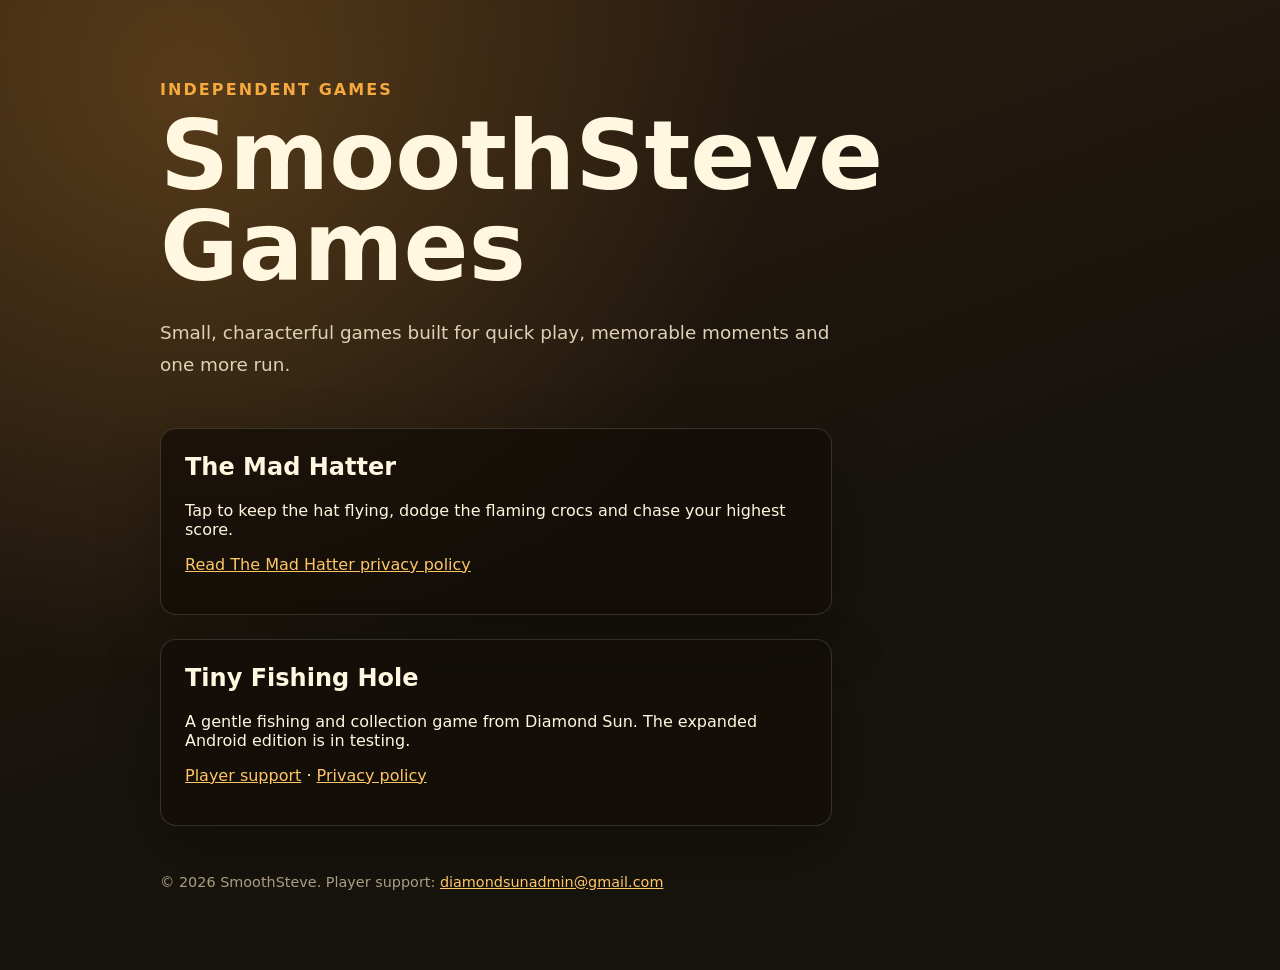
<file: index.html>
<!doctype html>
<html lang="en">
  <head>
    <meta charset="utf-8">
    <meta name="viewport" content="width=device-width, initial-scale=1">
    <meta name="description" content="SmoothSteve game development and player support.">
    <title>SmoothSteve Games</title>
    <style>
      :root {
        color-scheme: dark;
        font-family: Inter, ui-sans-serif, system-ui, -apple-system, BlinkMacSystemFont, "Segoe UI", sans-serif;
        background: #17130d;
        color: #fff7df;
      }
      * { box-sizing: border-box; }
      body {
        margin: 0;
        min-height: 100vh;
        background:
          radial-gradient(circle at 15% 10%, rgba(245, 169, 62, 0.22), transparent 36rem),
          linear-gradient(160deg, #2e1e10, #17130d 58%);
      }
      main {
        width: min(960px, calc(100% - 2rem));
        margin: 0 auto;
        padding: 5rem 0;
      }
      .eyebrow {
        margin: 0 0 0.75rem;
        color: #f5a93e;
        font-weight: 800;
        letter-spacing: 0.13em;
        text-transform: uppercase;
      }
      h1 {
        max-width: 12ch;
        margin: 0;
        font-size: clamp(3rem, 9vw, 6rem);
        line-height: 0.95;
      }
      .lede {
        max-width: 42rem;
        margin: 1.5rem 0 3rem;
        color: #ded1b5;
        font-size: 1.15rem;
        line-height: 1.7;
      }
      article {
        max-width: 42rem;
        padding: 1.5rem;
        border: 1px solid rgba(255, 247, 223, 0.15);
        border-radius: 1rem;
        background: rgba(18, 13, 8, 0.72);
        box-shadow: 0 1.5rem 4rem rgba(0, 0, 0, 0.24);
      }
      h2 { margin-top: 0; }
      a { color: #ffc668; }
      a:focus-visible {
        outline: 3px solid #ffc668;
        outline-offset: 4px;
      }
      footer {
        margin-top: 3rem;
        color: #aa9d83;
        font-size: 0.9rem;
      }
    </style>
  </head>
  <body>
    <main>
      <p class="eyebrow">Independent games</p>
      <h1>SmoothSteve Games</h1>
      <p class="lede">Small, characterful games built for quick play, memorable moments and one more run.</p>
      <article>
        <h2>The Mad Hatter</h2>
        <p>Tap to keep the hat flying, dodge the flaming crocs and chase your highest score.</p>
        <p><a href="/mad-hatter/privacy/">Read The Mad Hatter privacy policy</a></p>
      </article>
      <article style="margin-top:1.5rem">
        <h2>Tiny Fishing Hole</h2>
        <p>A gentle fishing and collection game from Diamond Sun. The expanded Android edition is in testing.</p>
        <p><a href="/tiny-fishing-hole/">Player support</a> · <a href="/tiny-fishing-hole/privacy/">Privacy policy</a></p>
      </article>
      <footer>© 2026 SmoothSteve. Player support: <a href="mailto:diamondsunadmin@gmail.com">diamondsunadmin@gmail.com</a></footer>
    </main>
  </body>
</html>
</file>
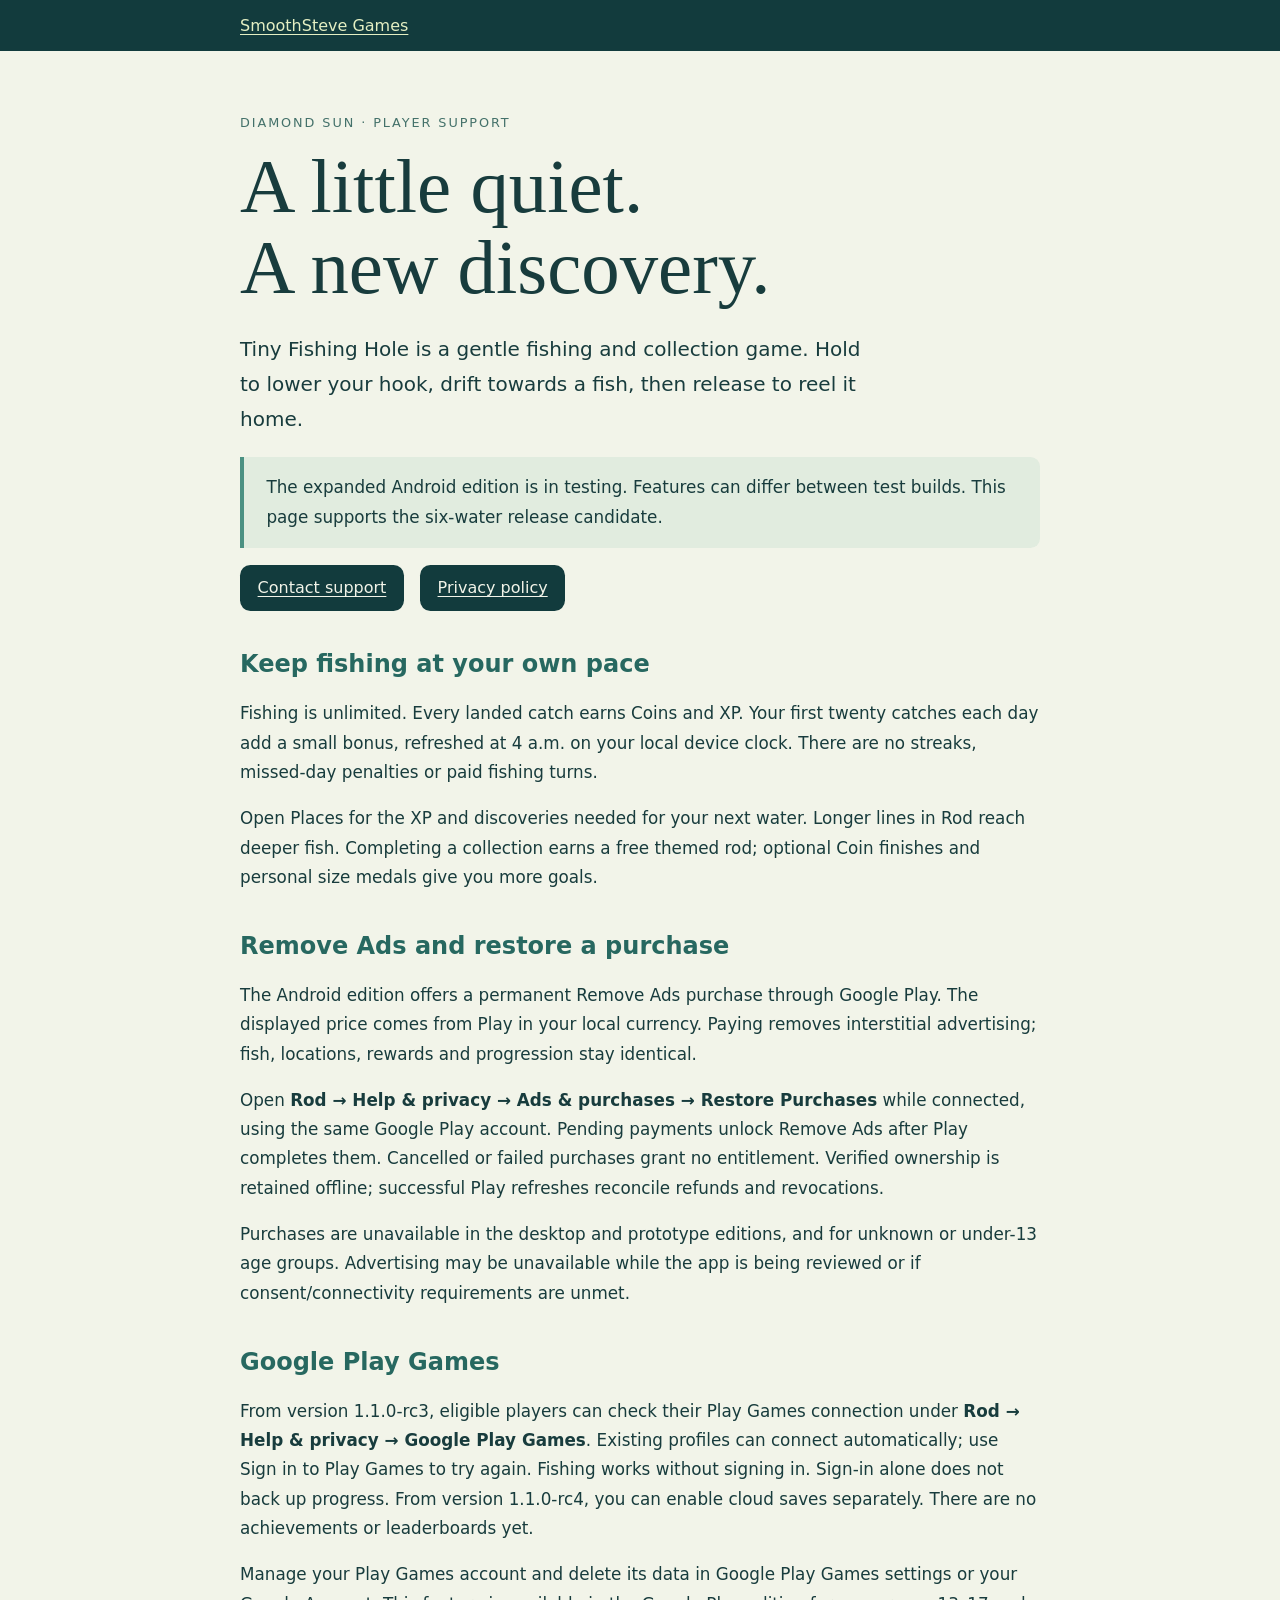
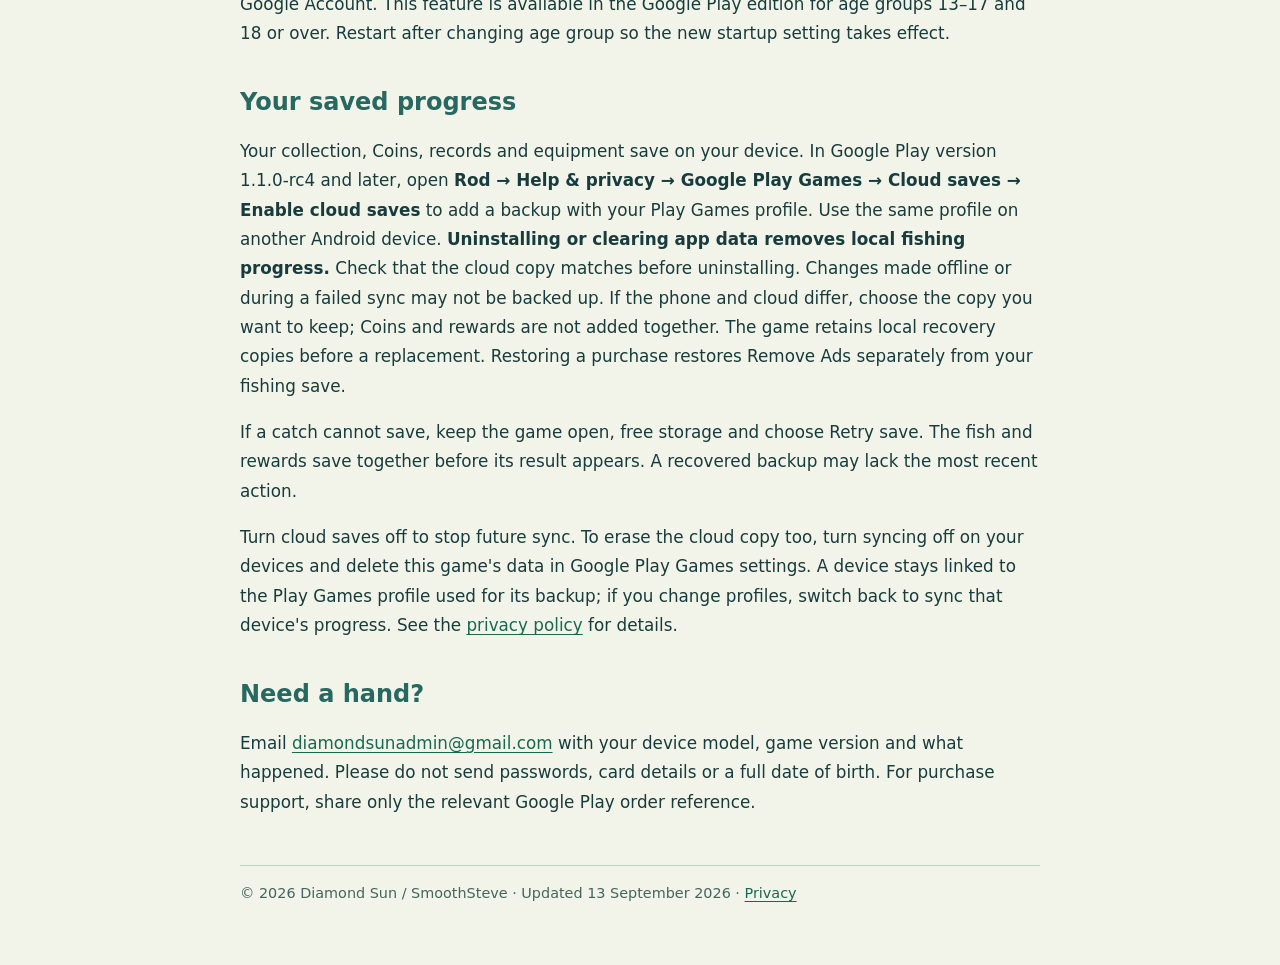
<file: tiny-fishing-hole/index.html>
<!doctype html>
<html lang="en"><head><meta charset="utf-8"><meta name="viewport" content="width=device-width,initial-scale=1"><meta name="description" content="Player support and privacy information for Tiny Fishing Hole by Diamond Sun."><title>Tiny Fishing Hole · Support</title><link rel="stylesheet" href="/tiny-fishing-hole/style.css"></head>
<body><header><a href="/">SmoothSteve Games</a></header><main>
<p class="eyebrow">Diamond Sun · Player support</p><h1>A little quiet.<br>A new discovery.</h1>
<p class="intro">Tiny Fishing Hole is a gentle fishing and collection game. Hold to lower your hook, drift towards a fish, then release to reel it home.</p>
<p class="note">The expanded Android edition is in testing. Features can differ between test builds. This page supports the six-water release candidate.</p>
<nav class="links" aria-label="Player resources"><a href="mailto:diamondsunadmin@gmail.com">Contact support</a><a href="/tiny-fishing-hole/privacy/">Privacy policy</a></nav>
<h2>Keep fishing at your own pace</h2><p>Fishing is unlimited. Every landed catch earns Coins and XP. Your first twenty catches each day add a small bonus, refreshed at 4 a.m. on your local device clock. There are no streaks, missed-day penalties or paid fishing turns.</p><p>Open Places for the XP and discoveries needed for your next water. Longer lines in Rod reach deeper fish. Completing a collection earns a free themed rod; optional Coin finishes and personal size medals give you more goals.</p>
<h2>Remove Ads and restore a purchase</h2><p>The Android edition offers a permanent Remove Ads purchase through Google Play. The displayed price comes from Play in your local currency. Paying removes interstitial advertising; fish, locations, rewards and progression stay identical.</p><p>Open <strong>Rod → Help &amp; privacy → Ads &amp; purchases → Restore Purchases</strong> while connected, using the same Google Play account. Pending payments unlock Remove Ads after Play completes them. Cancelled or failed purchases grant no entitlement. Verified ownership is retained offline; successful Play refreshes reconcile refunds and revocations.</p><p>Purchases are unavailable in the desktop and prototype editions, and for unknown or under-13 age groups. Advertising may be unavailable while the app is being reviewed or if consent/connectivity requirements are unmet.</p>
<h2>Google Play Games</h2><p>From version 1.1.0-rc3, eligible players can check their Play Games connection under <strong>Rod → Help &amp; privacy → Google Play Games</strong>. Existing profiles can connect automatically; use Sign in to Play Games to try again. Fishing works without signing in. Sign-in alone does not back up progress. From version 1.1.0-rc4, you can enable cloud saves separately. There are no achievements or leaderboards yet.</p><p>Manage your Play Games account and delete its data in Google Play Games settings or your Google Account. This feature is available in the Google Play edition for age groups 13–17 and 18 or over. Restart after changing age group so the new startup setting takes effect.</p>
<h2>Your saved progress</h2><p>Your collection, Coins, records and equipment save on your device. In Google Play version 1.1.0-rc4 and later, open <strong>Rod → Help &amp; privacy → Google Play Games → Cloud saves → Enable cloud saves</strong> to add a backup with your Play Games profile. Use the same profile on another Android device. <strong>Uninstalling or clearing app data removes local fishing progress.</strong> Check that the cloud copy matches before uninstalling. Changes made offline or during a failed sync may not be backed up. If the phone and cloud differ, choose the copy you want to keep; Coins and rewards are not added together. The game retains local recovery copies before a replacement. Restoring a purchase restores Remove Ads separately from your fishing save.</p><p>If a catch cannot save, keep the game open, free storage and choose Retry save. The fish and rewards save together before its result appears. A recovered backup may lack the most recent action.</p>
<p>Turn cloud saves off to stop future sync. To erase the cloud copy too, turn syncing off on your devices and delete this game's data in Google Play Games settings. A device stays linked to the Play Games profile used for its backup; if you change profiles, switch back to sync that device's progress. See the <a href="/tiny-fishing-hole/privacy/">privacy policy</a> for details.</p>
<h2>Need a hand?</h2><p>Email <a href="mailto:diamondsunadmin@gmail.com">diamondsunadmin@gmail.com</a> with your device model, game version and what happened. Please do not send passwords, card details or a full date of birth. For purchase support, share only the relevant Google Play order reference.</p>
<footer>© 2026 Diamond Sun / SmoothSteve · Updated 13 September 2026 · <a href="/tiny-fishing-hole/privacy/">Privacy</a></footer>
</main></body></html>
</file>
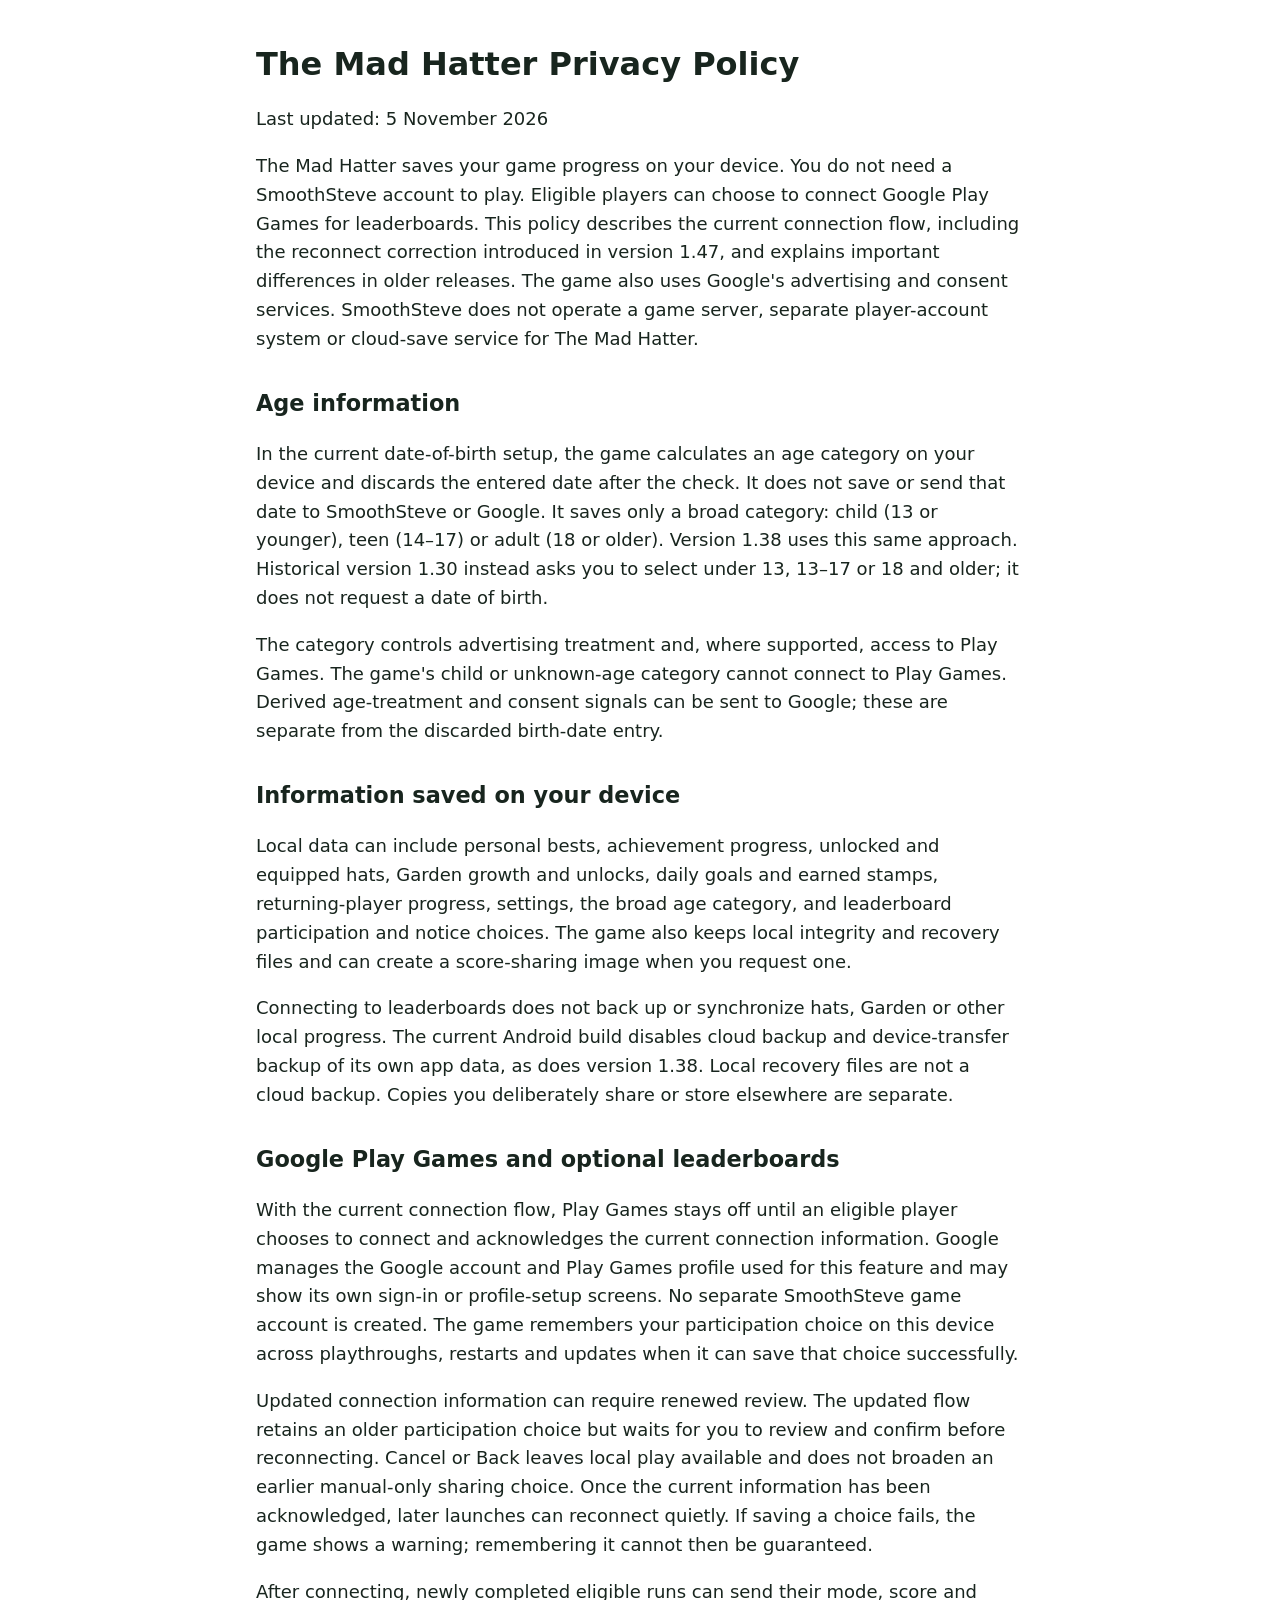
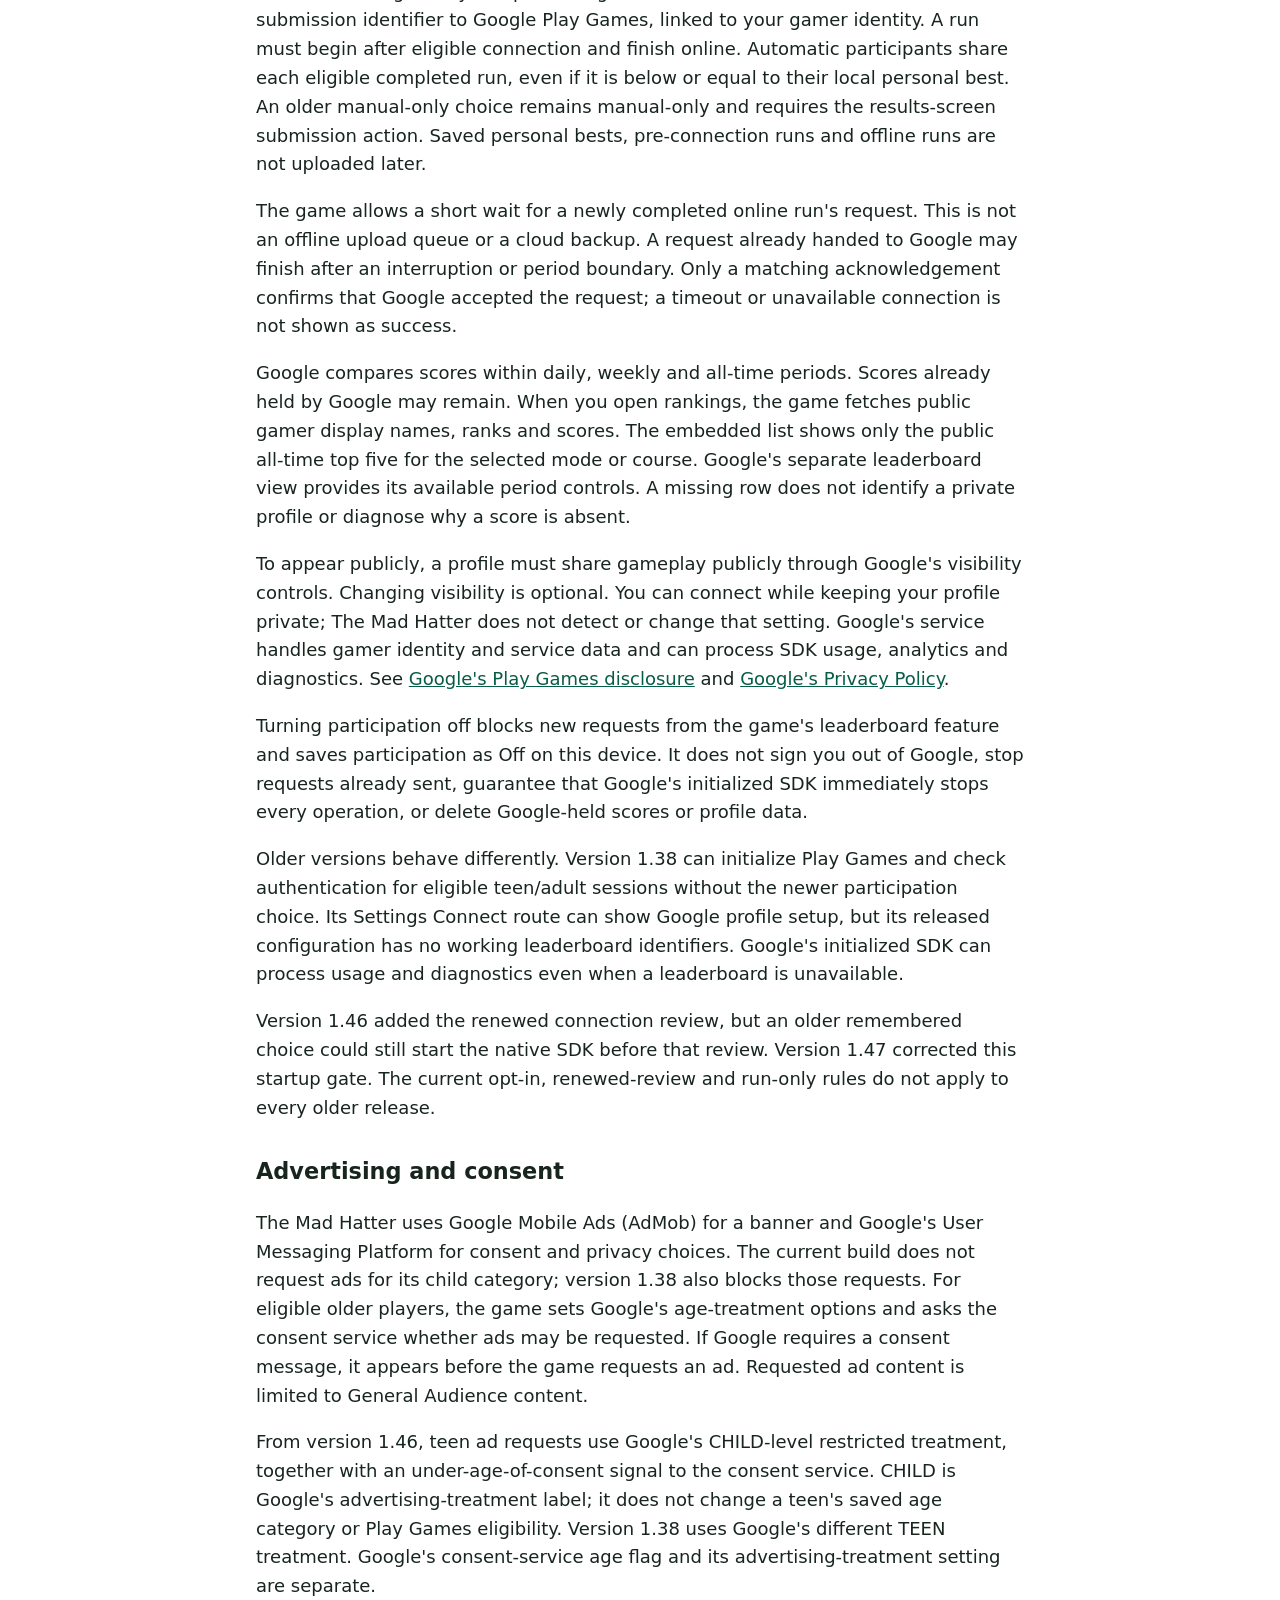
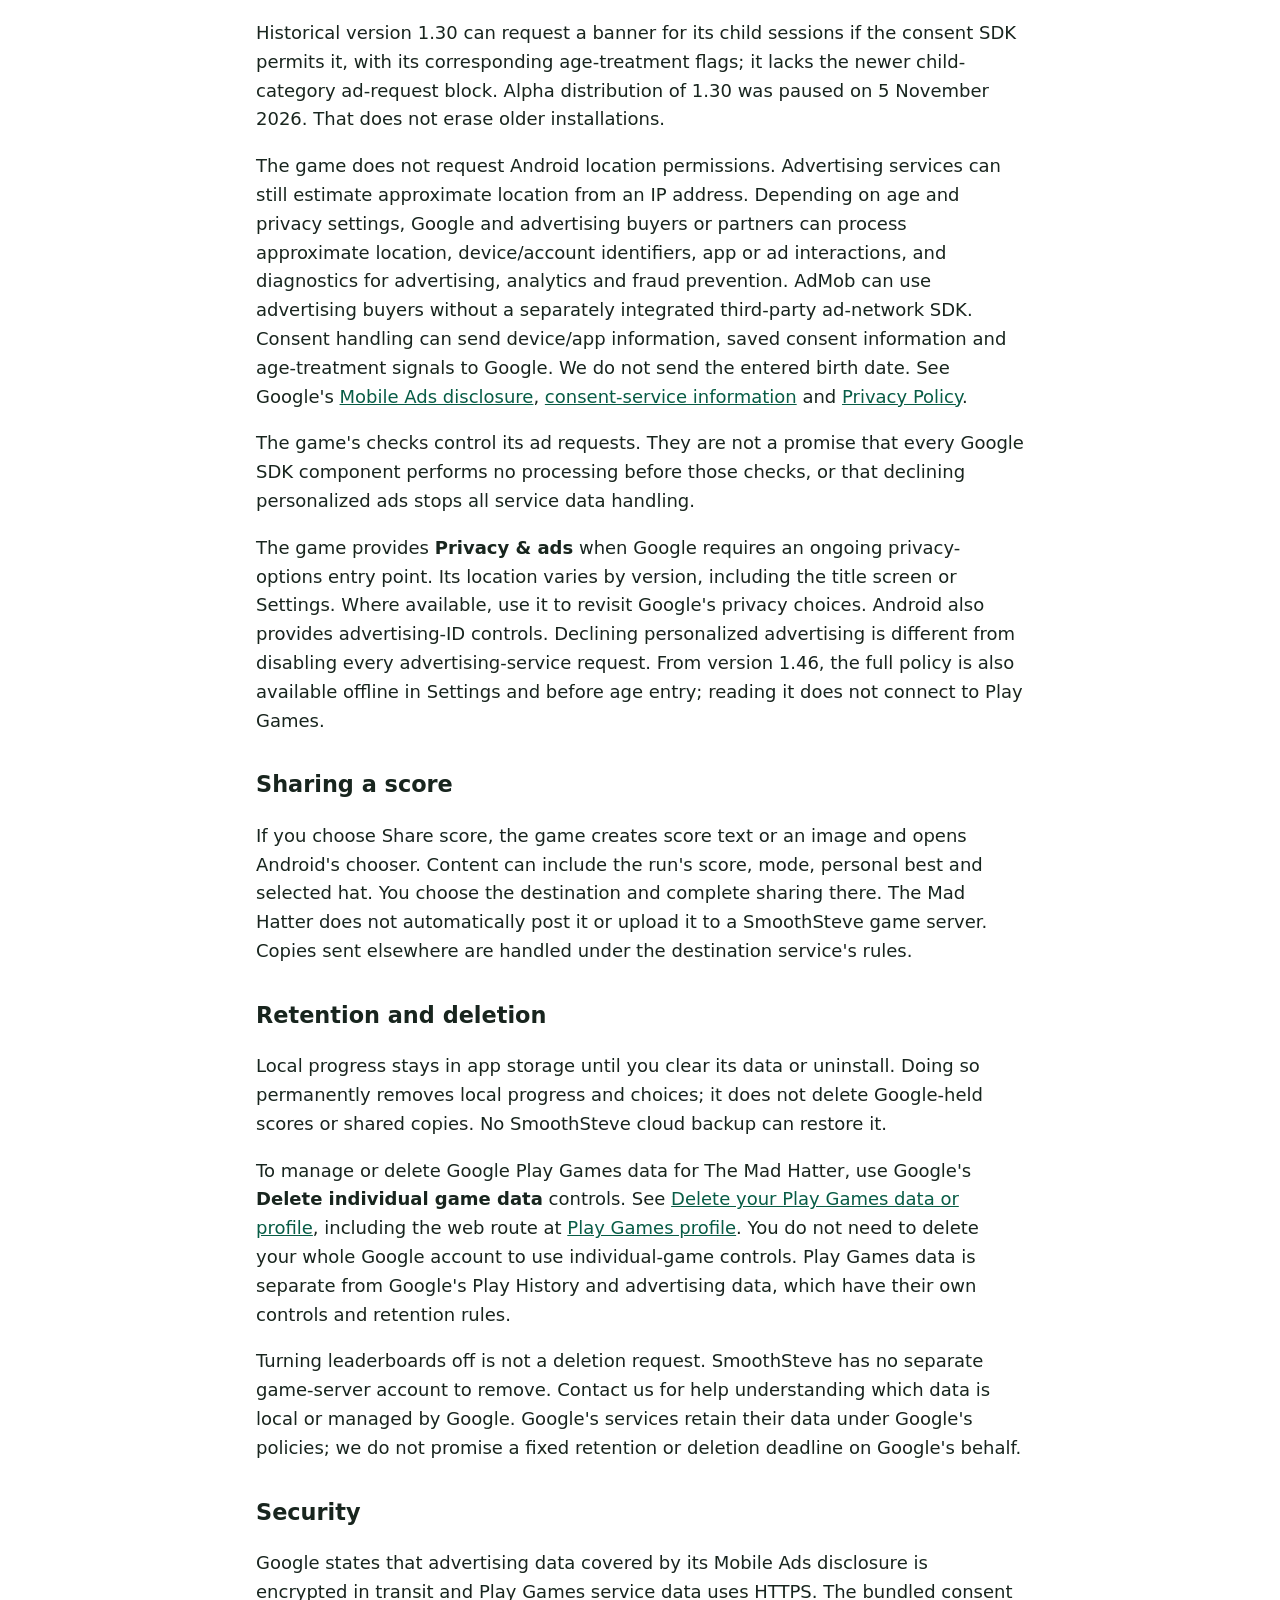
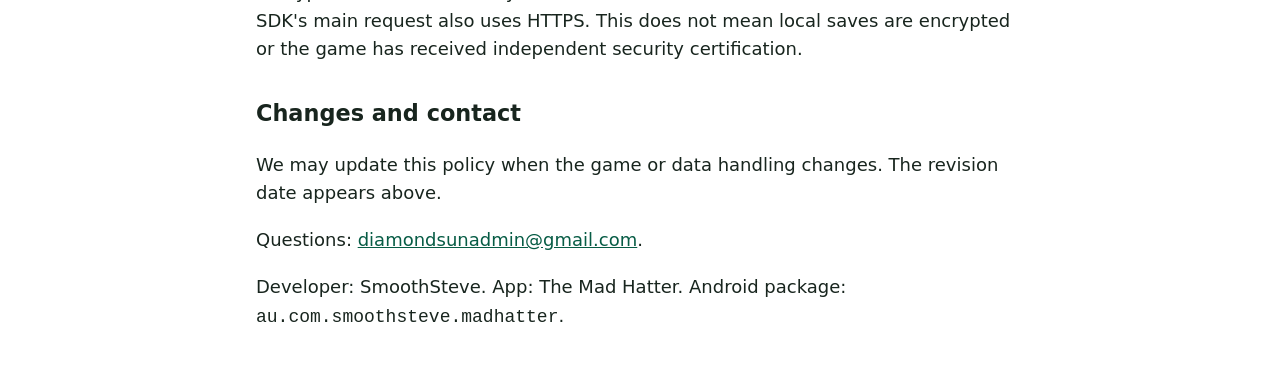
<file: mad-hatter/privacy/index.html>
<!doctype html>
<html lang="en"><head><meta charset="utf-8"><meta name="viewport" content="width=device-width, initial-scale=1"><title>The Mad Hatter Privacy Policy</title><style>body{margin:0;background:#fff;color:#18251e;font:18px/1.6 system-ui,sans-serif}main{max-width:48rem;margin:auto;padding:24px 20px}h1{font-size:2rem;line-height:1.2}h2{font-size:1.4rem;margin-top:2rem}a{color:#075c45;overflow-wrap:anywhere}a:focus{outline:3px solid #bd8000;outline-offset:3px}p{overflow-wrap:anywhere}@media(max-width:400px){body{font-size:17px}main{padding:20px 16px}}</style></head><body><main><h1>The Mad Hatter Privacy Policy</h1><p>Last updated: 5 November 2026</p><p>The Mad Hatter saves your game progress on your device. You do not need a SmoothSteve account to play. Eligible players can choose to connect Google Play Games for leaderboards. This policy describes the current connection flow, including the reconnect correction introduced in version 1.47, and explains important differences in older releases. The game also uses Google&#x27;s advertising and consent services. SmoothSteve does not operate a game server, separate player-account system or cloud-save service for The Mad Hatter.</p><h2>Age information</h2><p>In the current date-of-birth setup, the game calculates an age category on your device and discards the entered date after the check. It does not save or send that date to SmoothSteve or Google. It saves only a broad category: child (13 or younger), teen (14–17) or adult (18 or older). Version 1.38 uses this same approach. Historical version 1.30 instead asks you to select under 13, 13–17 or 18 and older; it does not request a date of birth.</p><p>The category controls advertising treatment and, where supported, access to Play Games. The game&#x27;s child or unknown-age category cannot connect to Play Games. Derived age-treatment and consent signals can be sent to Google; these are separate from the discarded birth-date entry.</p><h2>Information saved on your device</h2><p>Local data can include personal bests, achievement progress, unlocked and equipped hats, Garden growth and unlocks, daily goals and earned stamps, returning-player progress, settings, the broad age category, and leaderboard participation and notice choices. The game also keeps local integrity and recovery files and can create a score-sharing image when you request one.</p><p>Connecting to leaderboards does not back up or synchronize hats, Garden or other local progress. The current Android build disables cloud backup and device-transfer backup of its own app data, as does version 1.38. Local recovery files are not a cloud backup. Copies you deliberately share or store elsewhere are separate.</p><h2>Google Play Games and optional leaderboards</h2><p>With the current connection flow, Play Games stays off until an eligible player chooses to connect and acknowledges the current connection information. Google manages the Google account and Play Games profile used for this feature and may show its own sign-in or profile-setup screens. No separate SmoothSteve game account is created. The game remembers your participation choice on this device across playthroughs, restarts and updates when it can save that choice successfully.</p><p>Updated connection information can require renewed review. The updated flow retains an older participation choice but waits for you to review and confirm before reconnecting. Cancel or Back leaves local play available and does not broaden an earlier manual-only sharing choice. Once the current information has been acknowledged, later launches can reconnect quietly. If saving a choice fails, the game shows a warning; remembering it cannot then be guaranteed.</p><p>After connecting, newly completed eligible runs can send their mode, score and submission identifier to Google Play Games, linked to your gamer identity. A run must begin after eligible connection and finish online. Automatic participants share each eligible completed run, even if it is below or equal to their local personal best. An older manual-only choice remains manual-only and requires the results-screen submission action. Saved personal bests, pre-connection runs and offline runs are not uploaded later.</p><p>The game allows a short wait for a newly completed online run&#x27;s request. This is not an offline upload queue or a cloud backup. A request already handed to Google may finish after an interruption or period boundary. Only a matching acknowledgement confirms that Google accepted the request; a timeout or unavailable connection is not shown as success.</p><p>Google compares scores within daily, weekly and all-time periods. Scores already held by Google may remain. When you open rankings, the game fetches public gamer display names, ranks and scores. The embedded list shows only the public all-time top five for the selected mode or course. Google&#x27;s separate leaderboard view provides its available period controls. A missing row does not identify a private profile or diagnose why a score is absent.</p><p>To appear publicly, a profile must share gameplay publicly through Google&#x27;s visibility controls. Changing visibility is optional. You can connect while keeping your profile private; The Mad Hatter does not detect or change that setting. Google&#x27;s service handles gamer identity and service data and can process SDK usage, analytics and diagnostics. See <a href="https://developer.android.com/games/pgs/data-collection">Google&#x27;s Play Games disclosure</a> and <a href="https://policies.google.com/privacy">Google&#x27;s Privacy Policy</a>.</p><p>Turning participation off blocks new requests from the game&#x27;s leaderboard feature and saves participation as Off on this device. It does not sign you out of Google, stop requests already sent, guarantee that Google&#x27;s initialized SDK immediately stops every operation, or delete Google-held scores or profile data.</p><p>Older versions behave differently. Version 1.38 can initialize Play Games and check authentication for eligible teen/adult sessions without the newer participation choice. Its Settings Connect route can show Google profile setup, but its released configuration has no working leaderboard identifiers. Google&#x27;s initialized SDK can process usage and diagnostics even when a leaderboard is unavailable.</p><p>Version 1.46 added the renewed connection review, but an older remembered choice could still start the native SDK before that review. Version 1.47 corrected this startup gate. The current opt-in, renewed-review and run-only rules do not apply to every older release.</p><h2>Advertising and consent</h2><p>The Mad Hatter uses Google Mobile Ads (AdMob) for a banner and Google&#x27;s User Messaging Platform for consent and privacy choices. The current build does not request ads for its child category; version 1.38 also blocks those requests. For eligible older players, the game sets Google&#x27;s age-treatment options and asks the consent service whether ads may be requested. If Google requires a consent message, it appears before the game requests an ad. Requested ad content is limited to General Audience content.</p><p>From version 1.46, teen ad requests use Google&#x27;s CHILD-level restricted treatment, together with an under-age-of-consent signal to the consent service. CHILD is Google&#x27;s advertising-treatment label; it does not change a teen&#x27;s saved age category or Play Games eligibility. Version 1.38 uses Google&#x27;s different TEEN treatment. Google&#x27;s consent-service age flag and its advertising-treatment setting are separate.</p><p>Historical version 1.30 can request a banner for its child sessions if the consent SDK permits it, with its corresponding age-treatment flags; it lacks the newer child-category ad-request block. Alpha distribution of 1.30 was paused on 5 November 2026. That does not erase older installations.</p><p>The game does not request Android location permissions. Advertising services can still estimate approximate location from an IP address. Depending on age and privacy settings, Google and advertising buyers or partners can process approximate location, device/account identifiers, app or ad interactions, and diagnostics for advertising, analytics and fraud prevention. AdMob can use advertising buyers without a separately integrated third-party ad-network SDK. Consent handling can send device/app information, saved consent information and age-treatment signals to Google. We do not send the entered birth date. See Google&#x27;s <a href="https://developers.google.com/admob/android/privacy/play-data-disclosure">Mobile Ads disclosure</a>, <a href="https://developers.google.com/admob/android/privacy">consent-service information</a> and <a href="https://policies.google.com/privacy">Privacy Policy</a>.</p><p>The game&#x27;s checks control its ad requests. They are not a promise that every Google SDK component performs no processing before those checks, or that declining personalized ads stops all service data handling.</p><p>The game provides <strong>Privacy &amp; ads</strong> when Google requires an ongoing privacy-options entry point. Its location varies by version, including the title screen or Settings. Where available, use it to revisit Google&#x27;s privacy choices. Android also provides advertising-ID controls. Declining personalized advertising is different from disabling every advertising-service request. From version 1.46, the full policy is also available offline in Settings and before age entry; reading it does not connect to Play Games.</p><h2>Sharing a score</h2><p>If you choose Share score, the game creates score text or an image and opens Android&#x27;s chooser. Content can include the run&#x27;s score, mode, personal best and selected hat. You choose the destination and complete sharing there. The Mad Hatter does not automatically post it or upload it to a SmoothSteve game server. Copies sent elsewhere are handled under the destination service&#x27;s rules.</p><h2>Retention and deletion</h2><p>Local progress stays in app storage until you clear its data or uninstall. Doing so permanently removes local progress and choices; it does not delete Google-held scores or shared copies. No SmoothSteve cloud backup can restore it.</p><p>To manage or delete Google Play Games data for The Mad Hatter, use Google&#x27;s <strong>Delete individual game data</strong> controls. See <a href="https://support.google.com/googleplay/answer/9130646?hl=en">Delete your Play Games data or profile</a>, including the web route at <a href="https://play.google.com/games/profile">Play Games profile</a>. You do not need to delete your whole Google account to use individual-game controls. Play Games data is separate from Google&#x27;s Play History and advertising data, which have their own controls and retention rules.</p><p>Turning leaderboards off is not a deletion request. SmoothSteve has no separate game-server account to remove. Contact us for help understanding which data is local or managed by Google. Google&#x27;s services retain their data under Google&#x27;s policies; we do not promise a fixed retention or deletion deadline on Google&#x27;s behalf.</p><h2>Security</h2><p>Google states that advertising data covered by its Mobile Ads disclosure is encrypted in transit and Play Games service data uses HTTPS. The bundled consent SDK&#x27;s main request also uses HTTPS. This does not mean local saves are encrypted or the game has received independent security certification.</p><h2>Changes and contact</h2><p>We may update this policy when the game or data handling changes. The revision date appears above.</p><p>Questions: <a href="mailto:diamondsunadmin@gmail.com">diamondsunadmin@gmail.com</a>.</p><p>Developer: SmoothSteve. App: The Mad Hatter. Android package: <code>au.com.smoothsteve.madhatter</code>.</p></main></body></html>
</file>
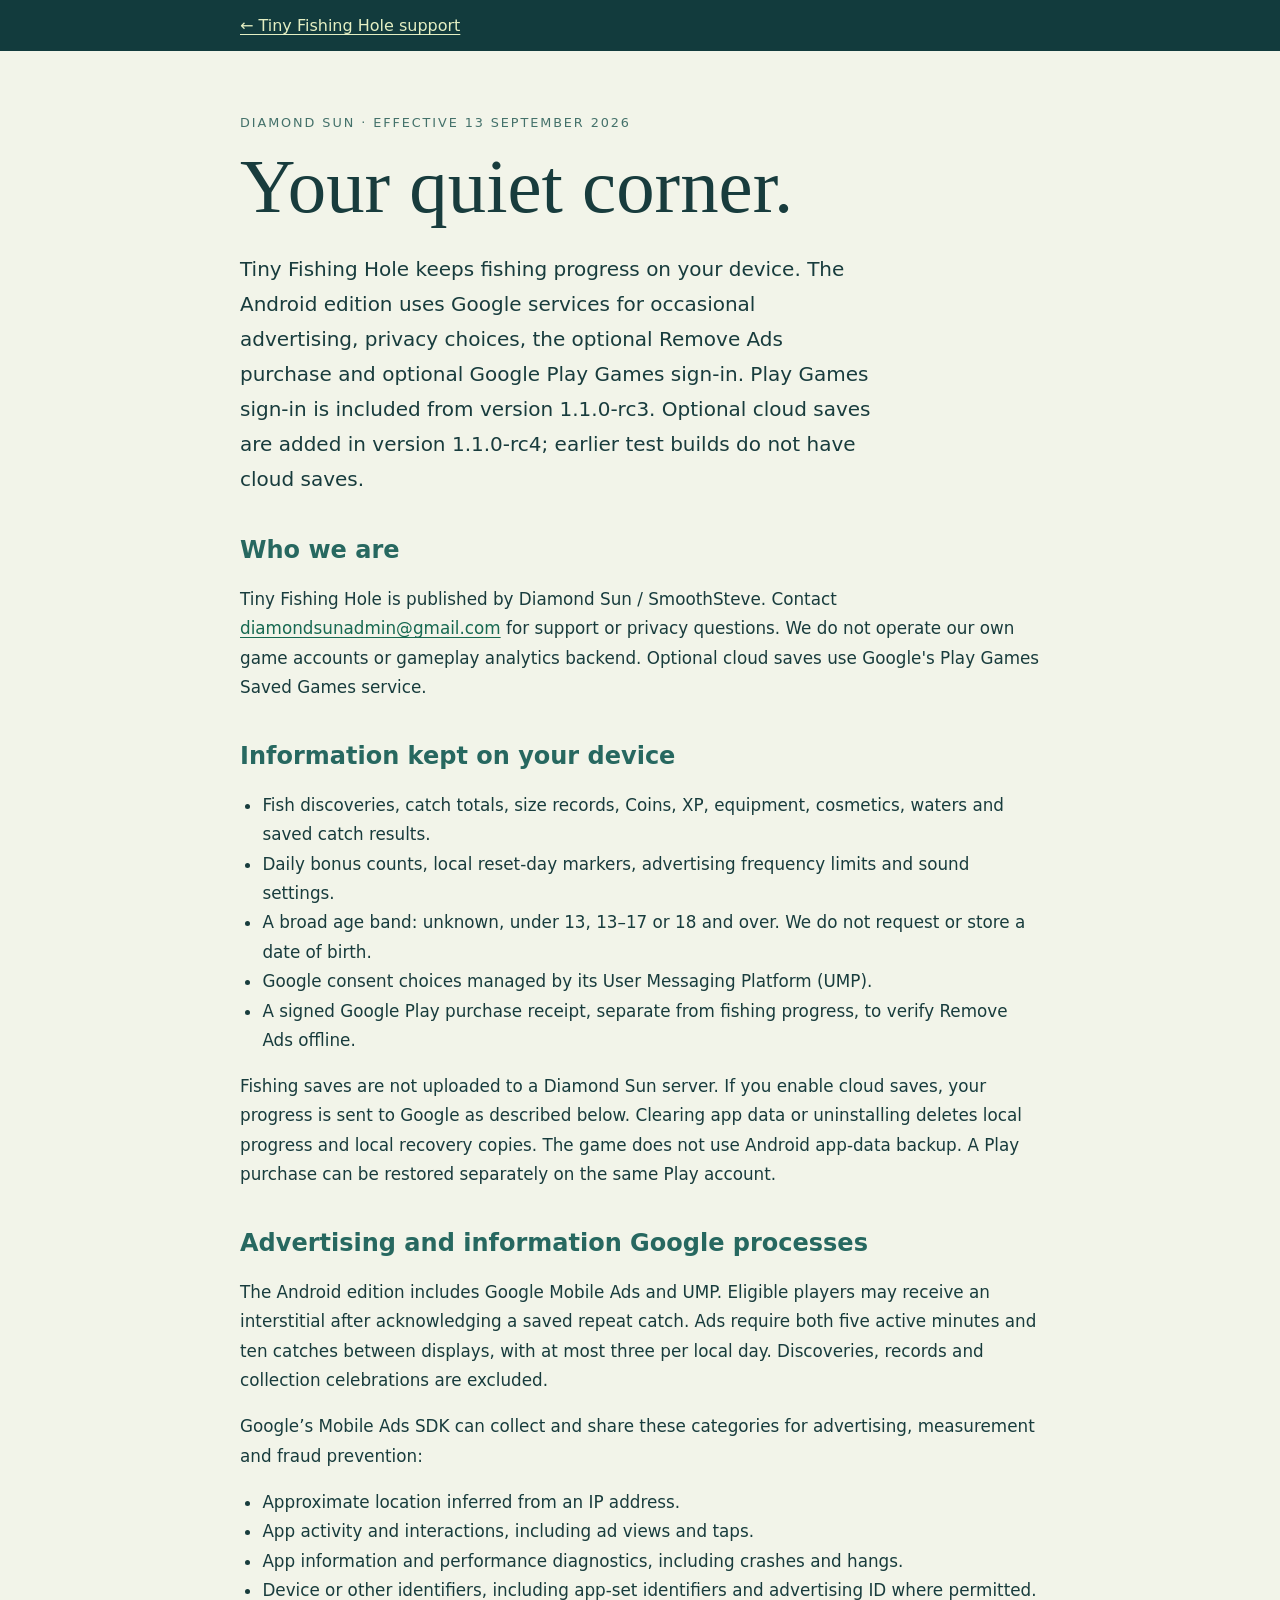
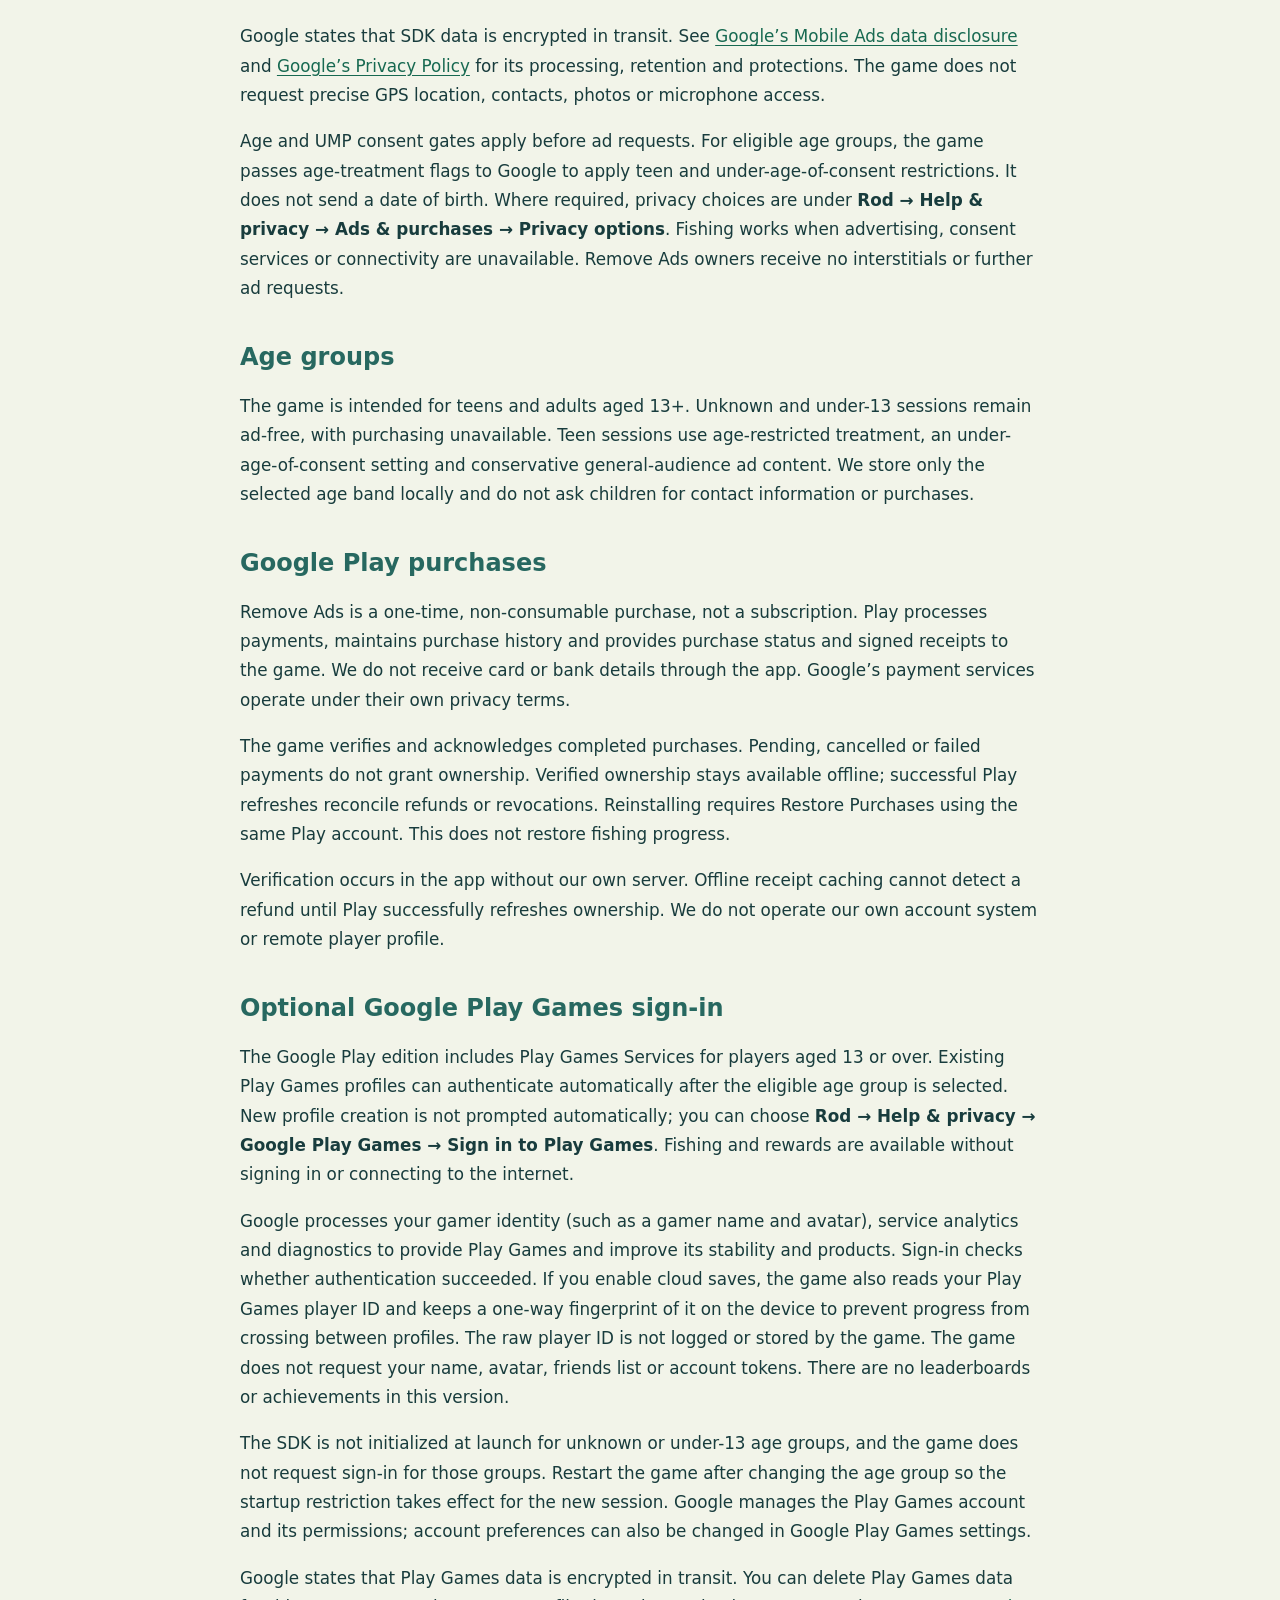
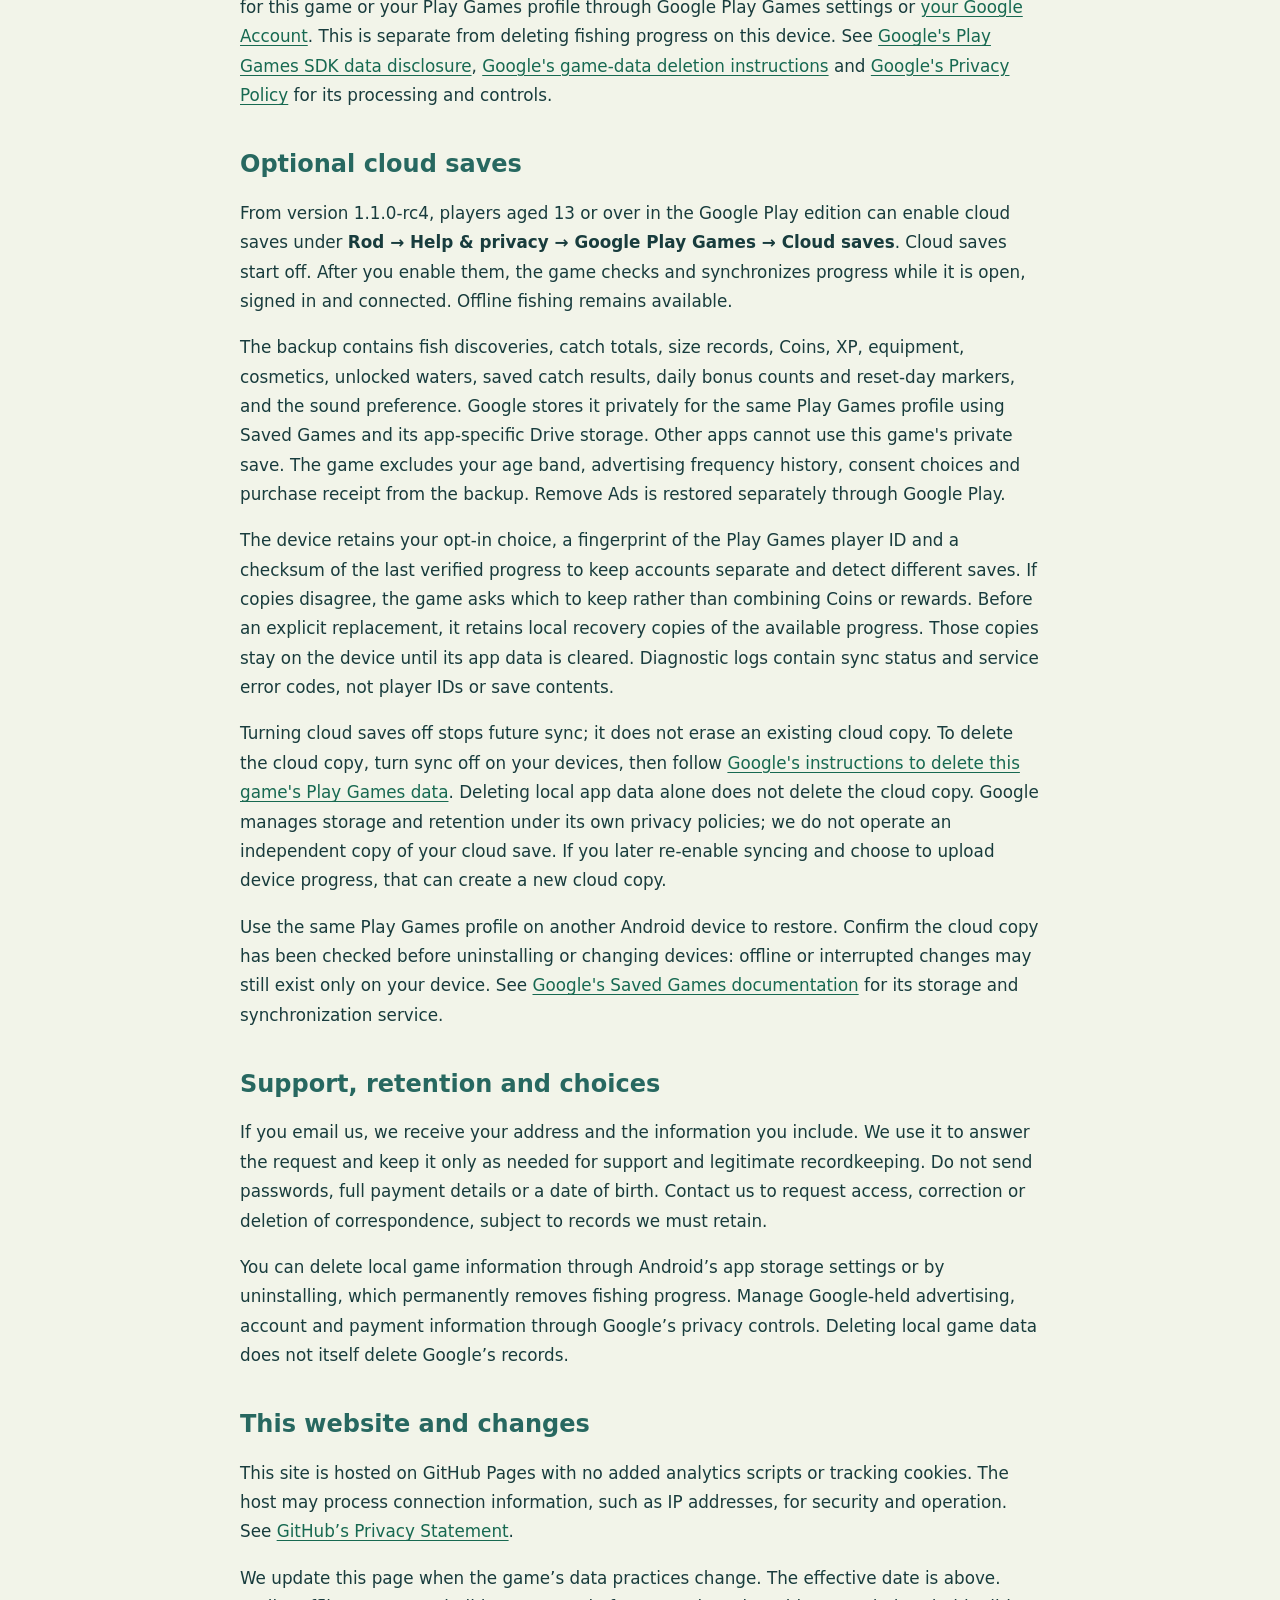
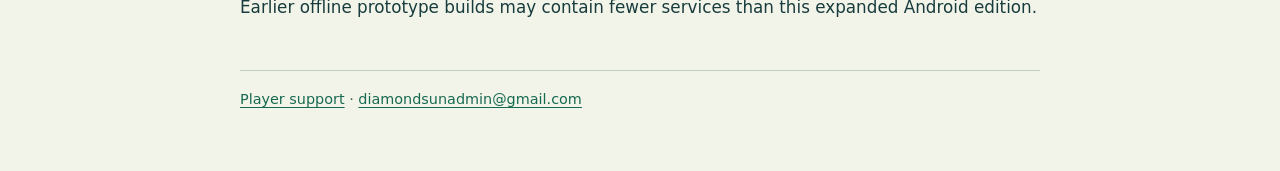
<file: tiny-fishing-hole/privacy/index.html>
<!doctype html>
<html lang="en"><head><meta charset="utf-8"><meta name="viewport" content="width=device-width,initial-scale=1"><meta name="description" content="Tiny Fishing Hole privacy policy: local and optional cloud saves, Play Games, advertising, consent and Google Play purchases."><title>Tiny Fishing Hole · Privacy Policy</title><link rel="stylesheet" href="/tiny-fishing-hole/style.css"></head>
<body><header><a href="/tiny-fishing-hole/">← Tiny Fishing Hole support</a></header><main>
<p class="eyebrow">Diamond Sun · Effective 13 September 2026</p><h1>Your quiet corner.</h1>
<p class="intro">Tiny Fishing Hole keeps fishing progress on your device. The Android edition uses Google services for occasional advertising, privacy choices, the optional Remove Ads purchase and optional Google Play Games sign-in. Play Games sign-in is included from version 1.1.0-rc3. Optional cloud saves are added in version 1.1.0-rc4; earlier test builds do not have cloud saves.</p>
<h2>Who we are</h2><p>Tiny Fishing Hole is published by Diamond Sun / SmoothSteve. Contact <a href="mailto:diamondsunadmin@gmail.com">diamondsunadmin@gmail.com</a> for support or privacy questions. We do not operate our own game accounts or gameplay analytics backend. Optional cloud saves use Google's Play Games Saved Games service.</p>
<h2>Information kept on your device</h2><ul><li>Fish discoveries, catch totals, size records, Coins, XP, equipment, cosmetics, waters and saved catch results.</li><li>Daily bonus counts, local reset-day markers, advertising frequency limits and sound settings.</li><li>A broad age band: unknown, under 13, 13–17 or 18 and over. We do not request or store a date of birth.</li><li>Google consent choices managed by its User Messaging Platform (UMP).</li><li>A signed Google Play purchase receipt, separate from fishing progress, to verify Remove Ads offline.</li></ul><p>Fishing saves are not uploaded to a Diamond Sun server. If you enable cloud saves, your progress is sent to Google as described below. Clearing app data or uninstalling deletes local progress and local recovery copies. The game does not use Android app-data backup. A Play purchase can be restored separately on the same Play account.</p>
<h2>Advertising and information Google processes</h2><p>The Android edition includes Google Mobile Ads and UMP. Eligible players may receive an interstitial after acknowledging a saved repeat catch. Ads require both five active minutes and ten catches between displays, with at most three per local day. Discoveries, records and collection celebrations are excluded.</p><p>Google’s Mobile Ads SDK can collect and share these categories for advertising, measurement and fraud prevention:</p><ul><li>Approximate location inferred from an IP address.</li><li>App activity and interactions, including ad views and taps.</li><li>App information and performance diagnostics, including crashes and hangs.</li><li>Device or other identifiers, including app-set identifiers and advertising ID where permitted.</li></ul><p>Google states that SDK data is encrypted in transit. See <a href="https://developers.google.com/admob/android/privacy/play-data-disclosure">Google’s Mobile Ads data disclosure</a> and <a href="https://policies.google.com/privacy">Google’s Privacy Policy</a> for its processing, retention and protections. The game does not request precise GPS location, contacts, photos or microphone access.</p><p>Age and UMP consent gates apply before ad requests. For eligible age groups, the game passes age-treatment flags to Google to apply teen and under-age-of-consent restrictions. It does not send a date of birth. Where required, privacy choices are under <strong>Rod → Help &amp; privacy → Ads &amp; purchases → Privacy options</strong>. Fishing works when advertising, consent services or connectivity are unavailable. Remove Ads owners receive no interstitials or further ad requests.</p>
<h2>Age groups</h2><p>The game is intended for teens and adults aged 13+. Unknown and under-13 sessions remain ad-free, with purchasing unavailable. Teen sessions use age-restricted treatment, an under-age-of-consent setting and conservative general-audience ad content. We store only the selected age band locally and do not ask children for contact information or purchases.</p>
<h2>Google Play purchases</h2><p>Remove Ads is a one-time, non-consumable purchase, not a subscription. Play processes payments, maintains purchase history and provides purchase status and signed receipts to the game. We do not receive card or bank details through the app. Google’s payment services operate under their own privacy terms.</p><p>The game verifies and acknowledges completed purchases. Pending, cancelled or failed payments do not grant ownership. Verified ownership stays available offline; successful Play refreshes reconcile refunds or revocations. Reinstalling requires Restore Purchases using the same Play account. This does not restore fishing progress.</p><p>Verification occurs in the app without our own server. Offline receipt caching cannot detect a refund until Play successfully refreshes ownership. We do not operate our own account system or remote player profile.</p>
<h2>Optional Google Play Games sign-in</h2><p>The Google Play edition includes Play Games Services for players aged 13 or over. Existing Play Games profiles can authenticate automatically after the eligible age group is selected. New profile creation is not prompted automatically; you can choose <strong>Rod → Help &amp; privacy → Google Play Games → Sign in to Play Games</strong>. Fishing and rewards are available without signing in or connecting to the internet.</p><p>Google processes your gamer identity (such as a gamer name and avatar), service analytics and diagnostics to provide Play Games and improve its stability and products. Sign-in checks whether authentication succeeded. If you enable cloud saves, the game also reads your Play Games player ID and keeps a one-way fingerprint of it on the device to prevent progress from crossing between profiles. The raw player ID is not logged or stored by the game. The game does not request your name, avatar, friends list or account tokens. There are no leaderboards or achievements in this version.</p><p>The SDK is not initialized at launch for unknown or under-13 age groups, and the game does not request sign-in for those groups. Restart the game after changing the age group so the startup restriction takes effect for the new session. Google manages the Play Games account and its permissions; account preferences can also be changed in Google Play Games settings.</p><p>Google states that Play Games data is encrypted in transit. You can delete Play Games data for this game or your Play Games profile through Google Play Games settings or <a href="https://myaccount.google.com/">your Google Account</a>. This is separate from deleting fishing progress on this device. See <a href="https://developer.android.com/games/pgs/data-collection">Google's Play Games SDK data disclosure</a>, <a href="https://support.google.com/googleplay/answer/9130646">Google's game-data deletion instructions</a> and <a href="https://policies.google.com/privacy">Google's Privacy Policy</a> for its processing and controls.</p>
<h2>Optional cloud saves</h2><p>From version 1.1.0-rc4, players aged 13 or over in the Google Play edition can enable cloud saves under <strong>Rod → Help &amp; privacy → Google Play Games → Cloud saves</strong>. Cloud saves start off. After you enable them, the game checks and synchronizes progress while it is open, signed in and connected. Offline fishing remains available.</p><p>The backup contains fish discoveries, catch totals, size records, Coins, XP, equipment, cosmetics, unlocked waters, saved catch results, daily bonus counts and reset-day markers, and the sound preference. Google stores it privately for the same Play Games profile using Saved Games and its app-specific Drive storage. Other apps cannot use this game's private save. The game excludes your age band, advertising frequency history, consent choices and purchase receipt from the backup. Remove Ads is restored separately through Google Play.</p><p>The device retains your opt-in choice, a fingerprint of the Play Games player ID and a checksum of the last verified progress to keep accounts separate and detect different saves. If copies disagree, the game asks which to keep rather than combining Coins or rewards. Before an explicit replacement, it retains local recovery copies of the available progress. Those copies stay on the device until its app data is cleared. Diagnostic logs contain sync status and service error codes, not player IDs or save contents.</p><p>Turning cloud saves off stops future sync; it does not erase an existing cloud copy. To delete the cloud copy, turn sync off on your devices, then follow <a href="https://support.google.com/googleplay/answer/9130646">Google's instructions to delete this game's Play Games data</a>. Deleting local app data alone does not delete the cloud copy. Google manages storage and retention under its own privacy policies; we do not operate an independent copy of your cloud save. If you later re-enable syncing and choose to upload device progress, that can create a new cloud copy.</p><p>Use the same Play Games profile on another Android device to restore. Confirm the cloud copy has been checked before uninstalling or changing devices: offline or interrupted changes may still exist only on your device. See <a href="https://developer.android.com/games/pgs/savedgames">Google's Saved Games documentation</a> for its storage and synchronization service.</p>
<h2>Support, retention and choices</h2><p>If you email us, we receive your address and the information you include. We use it to answer the request and keep it only as needed for support and legitimate recordkeeping. Do not send passwords, full payment details or a date of birth. Contact us to request access, correction or deletion of correspondence, subject to records we must retain.</p><p>You can delete local game information through Android’s app storage settings or by uninstalling, which permanently removes fishing progress. Manage Google-held advertising, account and payment information through Google’s privacy controls. Deleting local game data does not itself delete Google’s records.</p>
<h2>This website and changes</h2><p>This site is hosted on GitHub Pages with no added analytics scripts or tracking cookies. The host may process connection information, such as IP addresses, for security and operation. See <a href="https://docs.github.com/en/site-policy/privacy-policies/github-general-privacy-statement">GitHub’s Privacy Statement</a>.</p><p>We update this page when the game’s data practices change. The effective date is above. Earlier offline prototype builds may contain fewer services than this expanded Android edition.</p>
<footer><a href="/tiny-fishing-hole/">Player support</a> · <a href="mailto:diamondsunadmin@gmail.com">diamondsunadmin@gmail.com</a></footer>
</main></body></html>
</file>
<file: tiny-fishing-hole/style.css>
:root{color-scheme:light;font-family:ui-sans-serif,system-ui,sans-serif;color:#183c3d;background:#f2f4e9}*{box-sizing:border-box}body{margin:0}header{padding:1rem max(1rem,calc((100vw - 800px)/2));background:#123b3d;color:#edf8ec}header a{color:#e4efc3}main{width:min(800px,calc(100% - 2.5rem));margin:auto;padding:3rem 0 4rem}h1{font-family:Georgia,serif;font-size:clamp(2.5rem,8vw,4.8rem);font-weight:400;line-height:1.05;margin:.5rem 0 1.5rem}h2{margin-top:2.4rem;color:#276860;line-height:1.25}p,li{font-size:1.05rem;line-height:1.75}.eyebrow{text-transform:uppercase;letter-spacing:.15em;font-size:.8rem;color:#44716a}.intro{font-size:1.25rem;max-width:40rem}.note{padding:1rem 1.4rem;background:#e1ecdf;border-left:4px solid #4b9182;border-radius:0 .6rem .6rem 0}a{color:#176951;text-underline-offset:3px}a:focus-visible{outline:3px solid #307a67;outline-offset:4px}.links{display:flex;flex-wrap:wrap;gap:1rem}.links a{padding:.85rem 1.1rem;background:#123b3d;color:#f2f4e9;border-radius:.65rem}footer{margin-top:3rem;padding-top:1.2rem;border-top:1px solid #bdcfbf;color:#45645e;font-size:.9rem}ul{padding-left:1.4rem}@media(max-width:450px){main{padding-top:2rem}p,li{font-size:1rem}}
</file>
